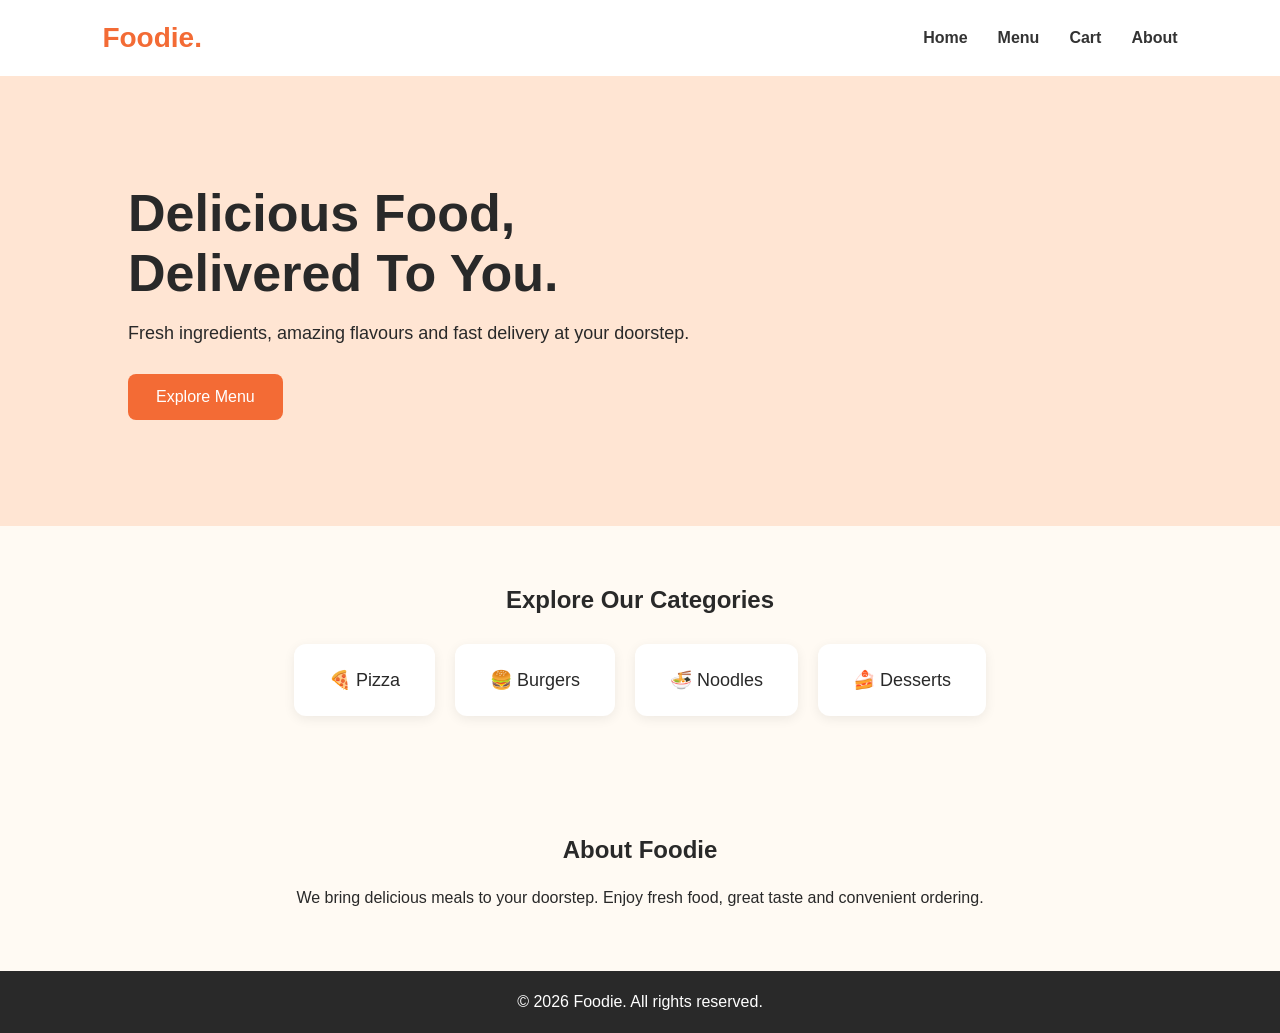
<file: frontend/index.html>
<!DOCTYPE html>
<html lang="en">
<head>
    <meta charset="UTF-8">
    <meta name="viewport" content="width=device-width, initial-scale=1.0">
    <title>Foodie | Food Ordering</title>
    <link rel="stylesheet" href="css/style.css">
</head>

<body>

    <header>
        <nav class="navbar">
            <h2 class="logo">Foodie.</h2>

            <ul class="nav-links">
                <li><a href="index.html">Home</a></li>
                <li><a href="menu.html">Menu</a></li>
                <li><a href="cart.html">Cart</a></li>
                <li><a href="#about">About</a></li>
            </ul>
        </nav>
    </header>

    <section class="hero">
        <div class="hero-content">
            <h1>Delicious Food,<br>Delivered To You.</h1>

            <p>
                Fresh ingredients, amazing flavours
                and fast delivery at your doorstep.
            </p>

            <a href="menu.html" class="btn">Explore Menu</a>
        </div>
    </section>

    <section class="categories">
        <h2>Explore Our Categories</h2>

        <div class="category-container">
            <div class="category">🍕 Pizza</div>
            <div class="category">🍔 Burgers</div>
            <div class="category">🍜 Noodles</div>
            <div class="category">🍰 Desserts</div>
        </div>
    </section>

    <section id="about" class="about">
        <h2>About Foodie</h2>
        <p>
            We bring delicious meals to your doorstep.
            Enjoy fresh food, great taste and convenient ordering.
        </p>
    </section>

    <footer>
        <p>© 2026 Foodie. All rights reserved.</p>
    </footer>

</body>
</html>
</file>
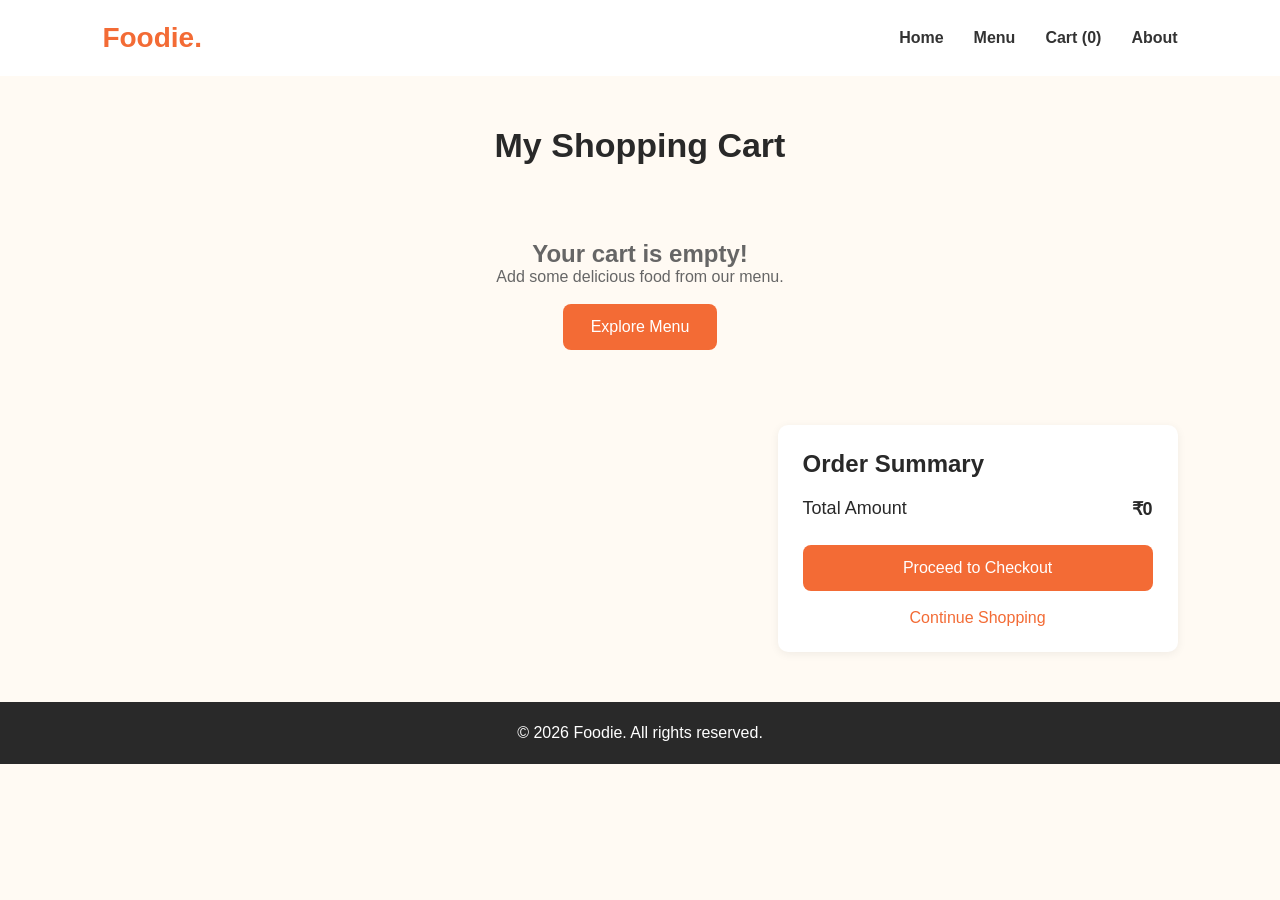
<file: frontend/cart.html>
<!DOCTYPE html>
<html lang="en">
<head>
    <meta charset="UTF-8">
    <meta name="viewport" content="width=device-width, initial-scale=1.0">
    <title>Foodie | My Cart</title>
    <link rel="stylesheet" href="css/style.css">
</head>

<body>

    <header>
        <nav class="navbar">
            <h2 class="logo">Foodie.</h2>

            <ul class="nav-links">
                <li><a href="index.html">Home</a></li>
                <li><a href="menu.html">Menu</a></li>
                <li><a href="cart.html">Cart (<span id="cart-count">0</span>)</a></li>
                <li><a href="index.html#about">About</a></li>
            </ul>
        </nav>
    </header>

    <section class="cart-section">

        <h1>My Shopping Cart</h1>

        <div id="cart-items"></div>

        <div class="cart-summary">
            <h2>Order Summary</h2>

            <div class="total-row">
                <span>Total Amount</span>
                <strong id="cart-total">₹0</strong>
            </div>

            <a href="checkout.html" class="btn checkout-btn">
                Proceed to Checkout
            </a>

            <a href="menu.html" class="continue-link">
                Continue Shopping
            </a>
        </div>

    </section>

    <footer>
        <p>© 2026 Foodie. All rights reserved.</p>
    </footer>

    <script src="js/script.js"></script>

</body>
</html>
</file>
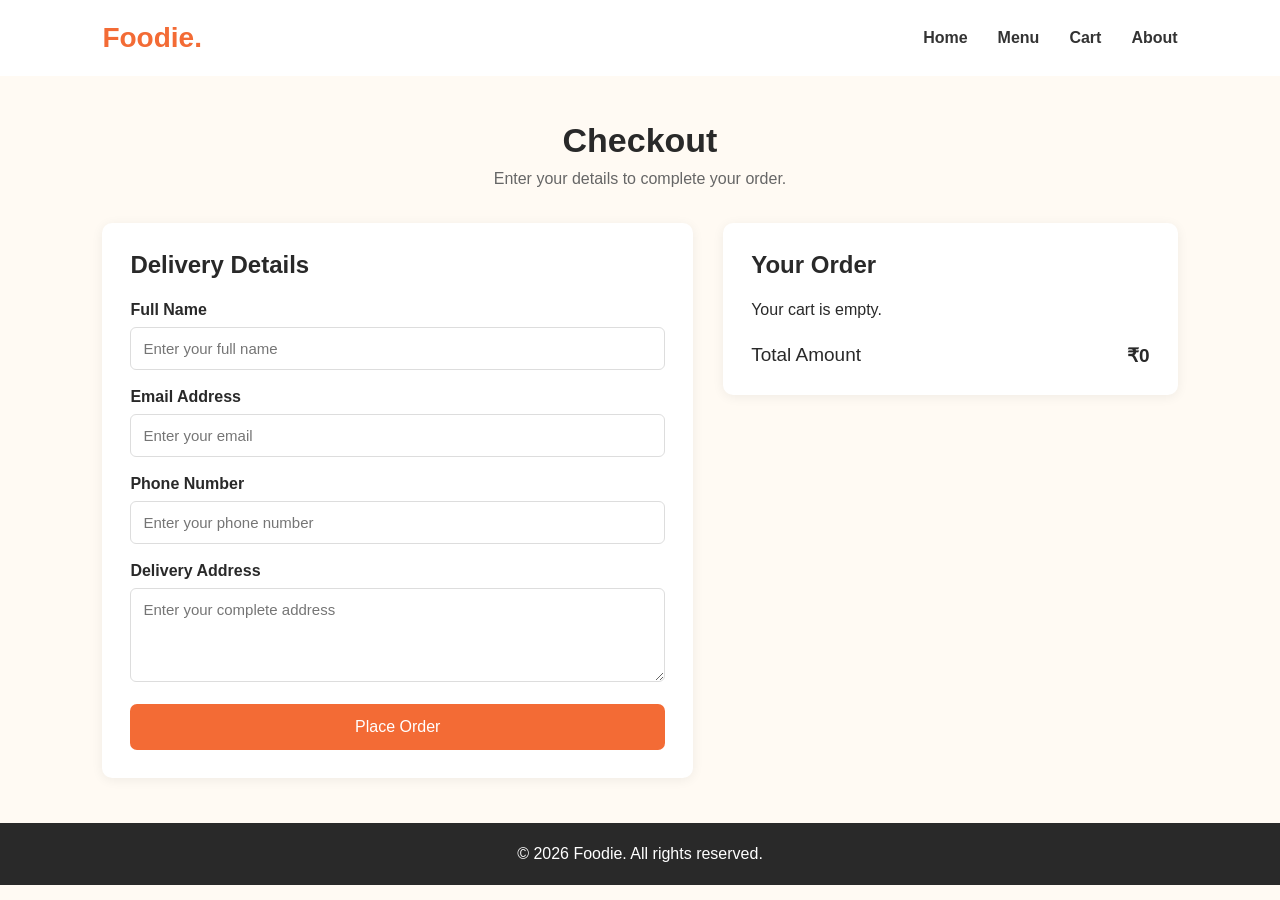
<file: frontend/checkout.html>
<!DOCTYPE html>
<html lang="en">
<head>
    <meta charset="UTF-8">
    <meta name="viewport" content="width=device-width, initial-scale=1.0">
    <title>Foodie | Checkout</title>
    <link rel="stylesheet" href="css/style.css">
</head>

<body>

    <header>
        <nav class="navbar">
            <h2 class="logo">Foodie.</h2>

            <ul class="nav-links">
                <li><a href="index.html">Home</a></li>
                <li><a href="menu.html">Menu</a></li>
                <li><a href="cart.html">Cart</a></li>
                <li><a href="index.html#about">About</a></li>
            </ul>
        </nav>
    </header>

    <section class="checkout-section">

        <h1>Checkout</h1>
        <p class="checkout-description">
            Enter your details to complete your order.
        </p>

        <div class="checkout-container">

            <form id="checkout-form">

                <h2>Delivery Details</h2>

                <label for="customer-name">Full Name</label>
                <input type="text" id="customer-name"
                    placeholder="Enter your full name" required>

                <label for="customer-email">Email Address</label>
                <input type="email" id="customer-email"
                    placeholder="Enter your email" required>

                <label for="customer-phone">Phone Number</label>
                <input type="tel" id="customer-phone"
                    placeholder="Enter your phone number"
                    pattern="[0-9]{10}" required>

                <label for="customer-address">Delivery Address</label>
                <textarea id="customer-address"
                    placeholder="Enter your complete address"
                    rows="4" required></textarea>

                <button type="submit" class="place-order-btn">
                    Place Order
                </button>

            </form>

            <div class="order-summary">

                <h2>Your Order</h2>

                <div id="checkout-items"></div>

                <div class="checkout-total">
                    <span>Total Amount</span>
                    <strong id="checkout-total">₹0</strong>
                </div>

            </div>

        </div>

        <div id="order-confirmation" hidden>
            <h2>Thank you for your order!</h2>
            <p id="confirmation-message"></p>
            <a href="index.html" class="btn">Back to Home</a>
        </div>

    </section>

    <footer>
        <p>© 2026 Foodie. All rights reserved.</p>
    </footer>

    <script src="js/script.js"></script>

</body>
</html>
</file>
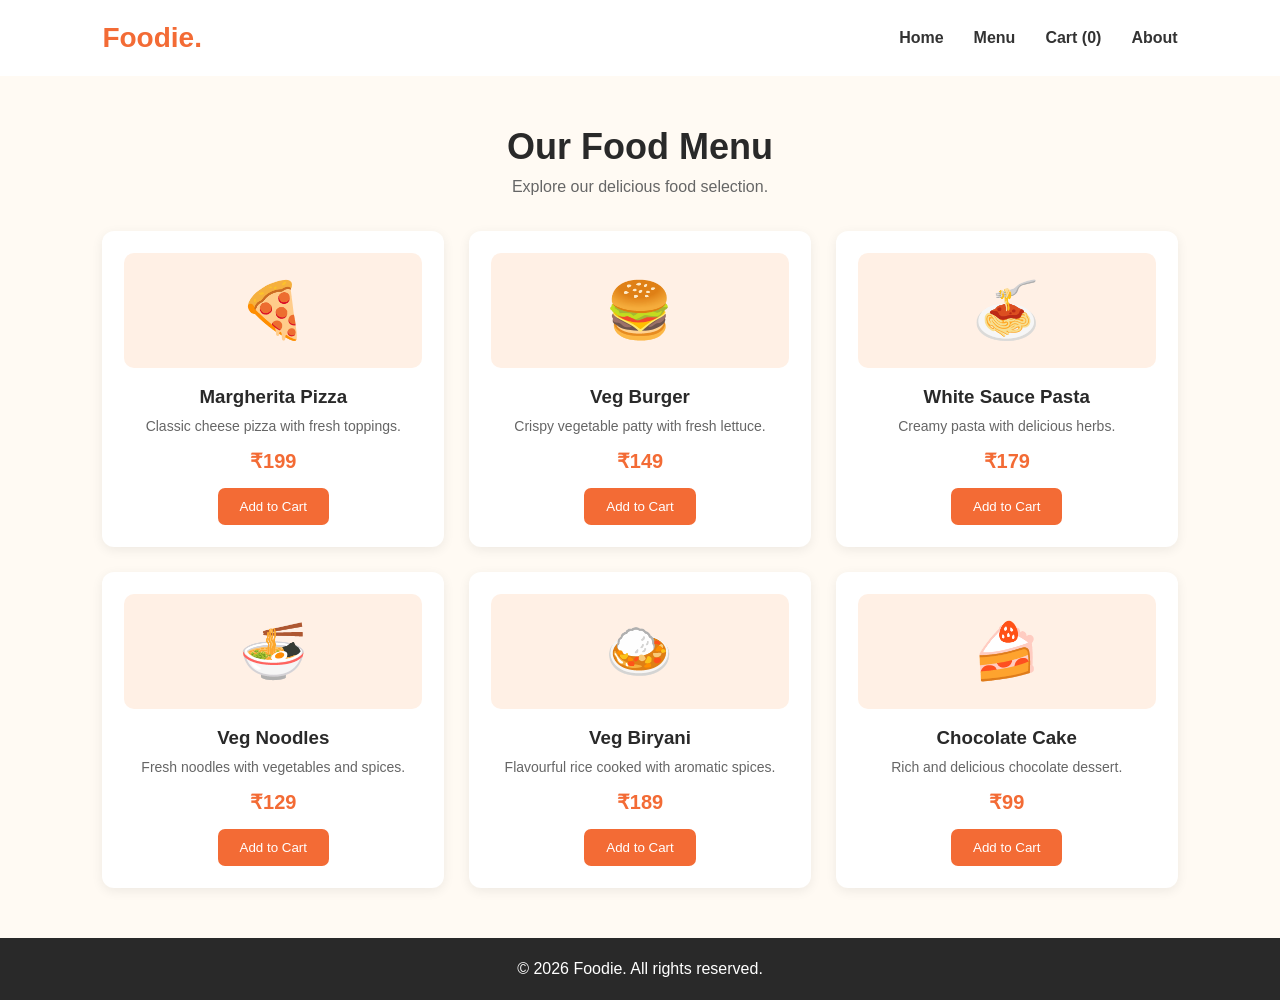
<file: frontend/menu.html>
<!DOCTYPE html>
<html lang="en">
<head>
    <meta charset="UTF-8">
    <meta name="viewport" content="width=device-width, initial-scale=1.0">
    <title>Foodie | Menu</title>
    <link rel="stylesheet" href="css/style.css">
</head>

<body>

    <header>
        <nav class="navbar">
            <h2 class="logo">Foodie.</h2>

            <ul class="nav-links">
                <li><a href="index.html">Home</a></li>
                <li><a href="menu.html">Menu</a></li>
                <li><a href="cart.html">Cart (<span id="cart-count">0</span>)</a></li>
                <li><a href="index.html#about">About</a></li>
            </ul>
        </nav>
    </header>

    <section class="menu-section">

        <h1>Our Food Menu</h1>
        <p class="menu-description">
            Explore our delicious food selection.
        </p>

        <div class="food-container">

            <div class="food-card">
                <div class="food-image">🍕</div>
                <h3>Margherita Pizza</h3>
                <p>Classic cheese pizza with fresh toppings.</p>
                <h4>₹199</h4>
                <button class="add-btn" data-id="1"
                    data-name="Margherita Pizza" data-price="199">
                    Add to Cart
                </button>
            </div>

            <div class="food-card">
                <div class="food-image">🍔</div>
                <h3>Veg Burger</h3>
                <p>Crispy vegetable patty with fresh lettuce.</p>
                <h4>₹149</h4>
                <button class="add-btn" data-id="2"
                    data-name="Veg Burger" data-price="149">
                    Add to Cart
                </button>
            </div>

            <div class="food-card">
                <div class="food-image">🍝</div>
                <h3>White Sauce Pasta</h3>
                <p>Creamy pasta with delicious herbs.</p>
                <h4>₹179</h4>
                <button class="add-btn" data-id="3"
                    data-name="White Sauce Pasta" data-price="179">
                    Add to Cart
                </button>
            </div>

            <div class="food-card">
                <div class="food-image">🍜</div>
                <h3>Veg Noodles</h3>
                <p>Fresh noodles with vegetables and spices.</p>
                <h4>₹129</h4>
                <button class="add-btn" data-id="4"
                    data-name="Veg Noodles" data-price="129">
                    Add to Cart
                </button>
            </div>

            <div class="food-card">
                <div class="food-image">🍛</div>
                <h3>Veg Biryani</h3>
                <p>Flavourful rice cooked with aromatic spices.</p>
                <h4>₹189</h4>
                <button class="add-btn" data-id="5"
                    data-name="Veg Biryani" data-price="189">
                    Add to Cart
                </button>
            </div>

            <div class="food-card">
                <div class="food-image">🍰</div>
                <h3>Chocolate Cake</h3>
                <p>Rich and delicious chocolate dessert.</p>
                <h4>₹99</h4>
                <button class="add-btn" data-id="6"
                    data-name="Chocolate Cake" data-price="99">
                    Add to Cart
                </button>
            </div>

        </div>

    </section>

    <footer>
        <p>© 2026 Foodie. All rights reserved.</p>
    </footer>

    <script src="js/script.js"></script>

</body>
</html>
</file>
<file: frontend/css/style.css>
* {
    margin: 0;
    padding: 0;
    box-sizing: border-box;
    font-family: Arial, sans-serif;
}

body {
    background: #fffaf3;
    color: #292929;
}

.navbar {
    display: flex;
    justify-content: space-between;
    align-items: center;
    padding: 22px 8%;
    background: white;
}

.logo {
    color: #f36b35;
    font-size: 28px;
}

.nav-links {
    display: flex;
    gap: 30px;
    list-style: none;
}

.nav-links a {
    text-decoration: none;
    color: #333;
    font-weight: bold;
}

.hero {
    min-height: 450px;
    display: flex;
    align-items: center;
    padding: 60px 10%;
    background: #ffe5d3;
}

.hero-content h1 {
    font-size: 52px;
    margin-bottom: 20px;
    color: #292929;
}

.hero-content p {
    font-size: 18px;
    margin-bottom: 30px;
}

.btn {
    display: inline-block;
    background: #f36b35;
    color: white;
    padding: 14px 28px;
    border-radius: 8px;
    text-decoration: none;
}

.categories, .about {
    padding: 60px 8%;
    text-align: center;
}

.category-container {
    display: flex;
    justify-content: center;
    gap: 20px;
    flex-wrap: wrap;
    margin-top: 30px;
}

.category {
    background: white;
    padding: 25px 35px;
    border-radius: 12px;
    box-shadow: 0 3px 12px #00000012;
    font-size: 18px;
}

.about p {
    margin-top: 20px;
    line-height: 1.7;
}

footer {
    background: #292929;
    color: white;
    text-align: center;
    padding: 22px;
}

@media (max-width: 600px) {
    .navbar {
        flex-direction: column;
        gap: 18px;
    }

    .nav-links {
        gap: 15px;
        flex-wrap: wrap;
        justify-content: center;
    }

    .hero-content h1 {
        font-size: 36px;
    }
}

/* Menu Page */

.menu-section {
    padding: 50px 8%;
    text-align: center;
}

.menu-section h1 {
    font-size: 36px;
    margin-bottom: 10px;
}

.menu-description {
    color: #666;
    margin-bottom: 35px;
}

.food-container {
    display: grid;
    grid-template-columns: repeat(3, 1fr);
    gap: 25px;
}

.food-card {
    background: white;
    padding: 22px;
    border-radius: 12px;
    box-shadow: 0 3px 12px #00000012;
    text-align: center;
}

.food-image {
    background: #fff0e5;
    padding: 25px;
    font-size: 55px;
    border-radius: 10px;
    margin-bottom: 18px;
}

.food-card h3 {
    margin-bottom: 10px;
}

.food-card p {
    color: #666;
    font-size: 14px;
    margin-bottom: 15px;
}

.food-card h4 {
    color: #f36b35;
    font-size: 20px;
    margin-bottom: 15px;
}

.add-btn {
    background: #f36b35;
    color: white;
    border: none;
    padding: 11px 22px;
    border-radius: 7px;
    cursor: pointer;
}

.add-btn:hover {
    background: #d95725;
}

@media (max-width: 800px) {
    .food-container {
        grid-template-columns: repeat(2, 1fr);
    }
}

@media (max-width: 500px) {
    .food-container {
        grid-template-columns: 1fr;
    }
}

/* Cart Page */

.cart-section {
    padding: 50px 8%;
    min-height: 65vh;
}

.cart-section h1 {
    text-align: center;
    margin-bottom: 35px;
    font-size: 34px;
}

.cart-item {
    background: white;
    padding: 20px;
    margin-bottom: 15px;
    border-radius: 10px;
    display: flex;
    justify-content: space-between;
    align-items: center;
    box-shadow: 0 2px 10px #00000010;
    gap: 15px;
}

.cart-item h3 {
    margin-bottom: 8px;
}

.cart-item p {
    color: #666;
}

.quantity-controls {
    display: flex;
    align-items: center;
    gap: 12px;
}

.quantity-controls button {
    background: #fff0e5;
    color: #f36b35;
    border: none;
    padding: 7px 12px;
    cursor: pointer;
    border-radius: 5px;
    font-size: 16px;
}

.remove-btn {
    background: #ffe5e5;
    color: #d32f2f;
    border: none;
    padding: 9px 14px;
    border-radius: 6px;
    cursor: pointer;
}

.cart-summary {
    background: white;
    max-width: 400px;
    margin: 35px 0 0 auto;
    padding: 25px;
    border-radius: 10px;
    box-shadow: 0 2px 10px #00000010;
}

.cart-summary h2 {
    margin-bottom: 20px;
}

.total-row {
    display: flex;
    justify-content: space-between;
    margin-bottom: 25px;
    font-size: 18px;
}

.checkout-btn {
    display: block;
    text-align: center;
}

.continue-link {
    display: block;
    text-align: center;
    margin-top: 18px;
    color: #f36b35;
    text-decoration: none;
}

.empty-cart {
    text-align: center;
    padding: 40px;
    color: #666;
}

@media (max-width: 600px) {
    .cart-item {
        flex-direction: column;
        align-items: flex-start;
    }

    .cart-summary {
        width: 100%;
    }
}

/* Checkout Page */

.checkout-section {
    padding: 45px 8%;
    min-height: 70vh;
}

.checkout-section > h1,
.checkout-description {
    text-align: center;
}

.checkout-section > h1 {
    font-size: 34px;
    margin-bottom: 10px;
}

.checkout-description {
    color: #666;
    margin-bottom: 35px;
}

.checkout-container {
    display: grid;
    grid-template-columns: 1.3fr 1fr;
    gap: 30px;
    align-items: start;
}

#checkout-form,
.order-summary {
    background: white;
    padding: 28px;
    border-radius: 10px;
    box-shadow: 0 2px 12px #00000010;
}

#checkout-form h2,
.order-summary h2 {
    margin-bottom: 22px;
}

#checkout-form label {
    display: block;
    margin-bottom: 8px;
    font-weight: bold;
}

#checkout-form input,
#checkout-form textarea {
    width: 100%;
    padding: 12px;
    border: 1px solid #ddd;
    border-radius: 6px;
    margin-bottom: 18px;
    font-size: 15px;
}

#checkout-form input:focus,
#checkout-form textarea:focus {
    outline: none;
    border-color: #f36b35;
}

.place-order-btn {
    width: 100%;
    padding: 14px;
    background: #f36b35;
    color: white;
    border: none;
    border-radius: 7px;
    font-size: 16px;
    cursor: pointer;
}

.place-order-btn:hover {
    background: #d95725;
}

.checkout-item {
    display: flex;
    justify-content: space-between;
    gap: 15px;
    padding: 12px 0;
    border-bottom: 1px solid #eee;
}

.checkout-total {
    display: flex;
    justify-content: space-between;
    margin-top: 25px;
    font-size: 19px;
}

#order-confirmation {
    background: white;
    padding: 35px;
    margin: 30px auto;
    max-width: 550px;
    text-align: center;
    border-radius: 10px;
    box-shadow: 0 2px 12px #00000010;
}

#order-confirmation h2 {
    color: #24864a;
    margin-bottom: 15px;
}

#order-confirmation p {
    margin-bottom: 25px;
}

@media (max-width: 750px) {
    .checkout-container {
        grid-template-columns: 1fr;
    }
}
</file>
